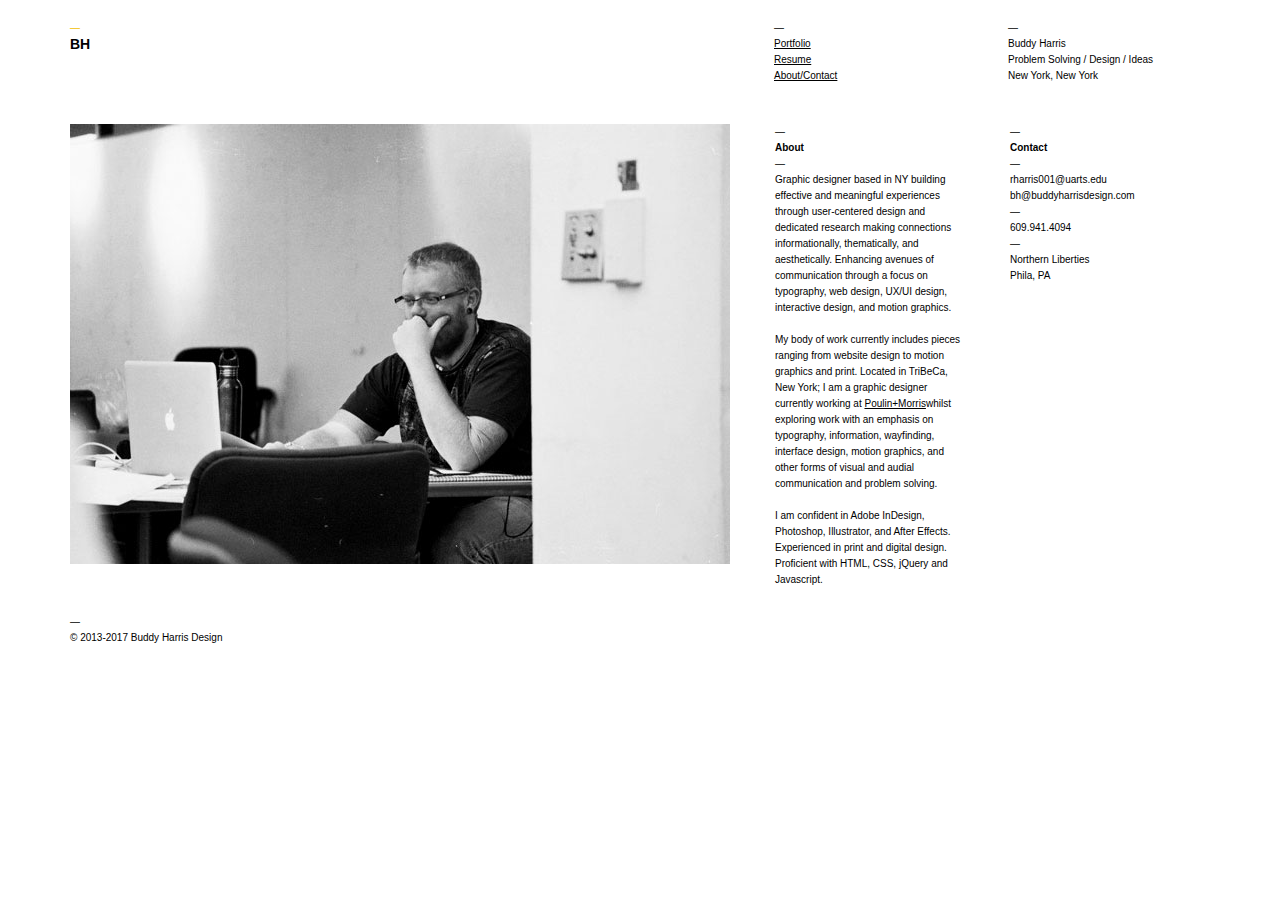
<file: about.html>
<!DOCTYPE html>
<html lang="en">
	<head>
		<meta charset="utf-8" /> 
		<title>
			Buddy Harris Design
		</title>
		<link rel="stylesheet" href="css/style.css"> <!-- <script src="js/function.js"></script> --> 
	</head>
	<body>
<!-- HEADER START -->
		<header>
			<div class="logo col one">
				<a style="text-decoration: none;" href="index.html" class="float-left">
				<p id="logoDash">
					&mdash;

				</p>
				<p id="logo">
					bh
				</p></a>
				<p>
					<span class="ir">
						Buddy Harris | New York-based Information Designer
					</span>
				</p>
		</div>
		<div class="fixed">
			<nav class="col one nav first">
				&mdash; 
				<ul class="clearfix">
					<li>
						<a class="portGrid" href="index.html">
							Portfolio
						</a>
					</li>
					<li>
						<a class="resume" href="resume.pdf">
							Resume
						</a>
					</li>
					<li>
						<a class="about" href="about.html">
							About/Contact
						</a>
					</li>
					
				</ul>
			</nav>
			<aside class="col one last charm">
				<p>
					&mdash;<br /> Buddy Harris<br /> Problem Solving / Design / Ideas<br /> New York, New York
				</p>
			</aside>
	</header>
<!-- HEADER END -->


<!-- PORTFOLIO GRID BEGIN -->
	<div class="container">
		<div class="piece content grid work clearfix">
			<div class="obj1">
				<div class="portIMGcontain">
					<img style="border: none;" src="img/about.jpg">
				</div>

				<div class="textDesc">
					<p>
						&mdash;<br /> 
						<strong>
							About
						</strong>
						<br /> &mdash;<br />Graphic designer based in NY building effective and meaningful experiences through user-centered design and dedicated research making connections informationally, thematically, and aesthetically. Enhancing avenues of communication through a focus on typography, web design, UX/UI design, interactive design, and motion graphics.<br><br>My body of work currently includes pieces ranging from website design to motion graphics and print. Located in TriBeCa, New York; I am a graphic designer currently working at <a href="http://www.poulinmorris.com">Poulin+Morris</a>whilst exploring work with an emphasis on typography, information, wayfinding, interface design, motion graphics, and other forms of visual and audial communication and problem solving.
<br><br>I am confident in Adobe InDesign, Photoshop, Illustrator, and After Effects. Experienced in print and digital design. Proficient with HTML, CSS, jQuery and Javascript.</p>
					<p style="margin-right: 0px;">
						&mdash;<br /><strong>Contact</strong><br />&mdash;<br />
						rharris001@uarts.edu<br>bh@buddyharrisdesign.com<br>&mdash;<br /> 609.941.4094<br>&mdash;<br> Northern Liberties<br>Phila, PA
					</p>
				</div>
			</div><!-- CLOSE obj1 -->
			
			
		</div>
<!--CloseContent-->
	</div>
<!--CloseContainer-->
	<br class="clear"></br>
	<p>
		— </br> © 2013-2017 Buddy Harris Design 
	</p>
</body>
</html>
</file>
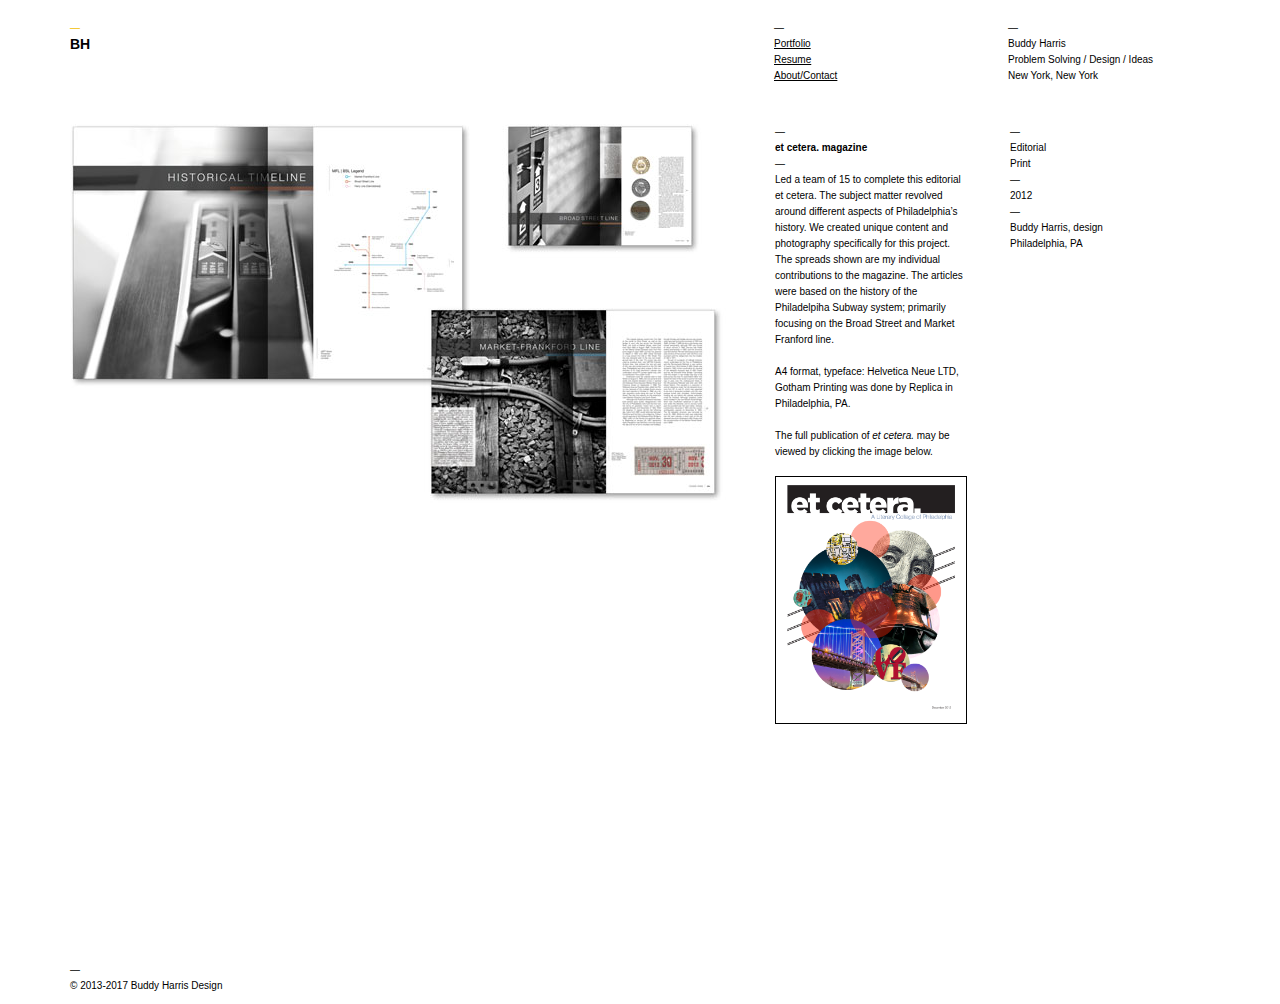
<file: grid1.html>
<!DOCTYPE html>
<html lang="en">
	<head>
		<meta charset="utf-8" /> 
		<title>
			Buddy Harris Design
		</title>
		<link rel="stylesheet" href="css/style.css"> <!-- <script src="js/function.js"></script> --> 
	</head>
	<body>
<!-- HEADER START -->
		<header>
			<div class="logo col one">
				<a style="text-decoration: none;" href="index.html" class="float-left">
				<p id="logoDash">
					&mdash;

				</p>
				<p id="logo">
					bh
				</p></a>
				<p>
					<span class="ir">
						Buddy Harris | New York-based Information Designer
					</span>
				</p>
		</div>
		<div class="fixed">
			<nav class="col one nav first">
				&mdash; 
				<ul class="clearfix">
					<li>
						<a class="portGrid" href="index.html">
							Portfolio
						</a>
					</li>
					<li>
						<a class="resume" href="resume.pdf">
							Resume
						</a>
					</li>
					<li>
						<a class="about" href="about.html">
							About/Contact
						</a>
					</li>
					
				</ul>
			</nav>
			<aside class="col one last charm">
				<p>
					&mdash;<br /> Buddy Harris<br /> Problem Solving / Design / Ideas<br /> New York, New York
				</p>
			</aside>
			</div>
	</header>
<!-- HEADER END -->


<!-- PORTFOLIO GRID BEGIN -->
	<div class="container">
		<div class="piece content grid work clearfix">
			<div class="obj1">
				<div class="portIMGcontain">
					<img style="border: none;" src="img/etc1.jpg" alt="Image of sample spreads from my contribution to the magazine.">
					<div data-configid="6059956/4608837" style="width: 660px; height: 427px;" class="issuuembed"></div><script type="text/javascript" src="//e.issuu.com/embed.js" async="true"></script>
				</div>
				<div class="textDesc">
					<p>
						&mdash;<br /> 
						<strong>
							et cetera. magazine
						</strong>
						<br /> &mdash;<br /> Led a team of 15 to complete this editorial et cetera. The subject matter revolved around different aspects of Philadelphia’s history. We created unique content and photography specifically for this project. The spreads shown are my individual contributions to the magazine. The articles were based on the history of the Philadelpiha Subway system; primarily focusing on the Broad Street and Market Franford line.
<br><br>
A4 format, typeface: Helvetica Neue LTD, Gotham 
Printing was done by Replica in Philadelphia, PA.<br><br>
The full publication of <em>et cetera.</em> may be viewed by clicking the image below.<a href="http://issuu.com/nashkell/docs/compile_1small?e=6059956/4644549"><img src="img/etc1.png" alt="Front cover of et cetera. Magazine."></a> </p>
					<p style="margin-right: 0px;">
						&mdash;<br /> Editorial<br>Print
						<br />&mdash;<br />
						2012<br />&mdash;<br /> Buddy Harris, design<br /> 
						Philadelphia, PA
					</p>
				</div>
			</div><!-- CLOSE obj1 -->
			
			
		</div>
<!--CloseContent-->
	</div>
<!--CloseContainer-->
	<br class="clear"><br>
	<p>
		— <br> © 2013-2017 Buddy Harris Design 
	</p>
</body>
</html>
</file>
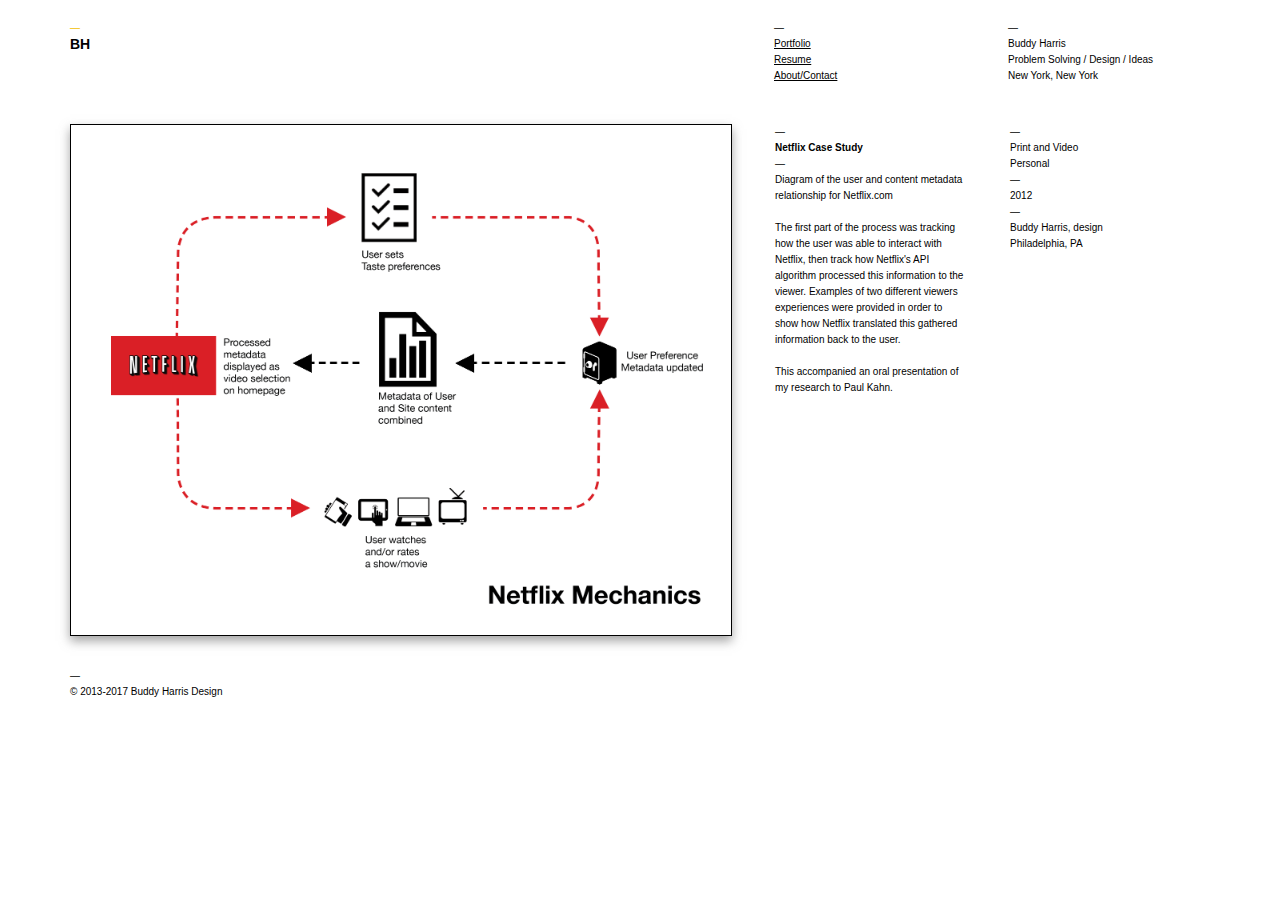
<file: grid10.html>
<!DOCTYPE html>
<html lang="en">
	<head>
		<meta charset="utf-8" /> 
		<title>
			Buddy Harris Design
		</title>
		<link rel="stylesheet" href="css/style.css"> <!-- <script src="js/function.js"></script> --> 
	</head>
	<body>
<!-- HEADER START -->
		<header>
			<div class="logo col one">
				<a style="text-decoration: none;" href="index.html" class="float-left">
				<p id="logoDash">
					&mdash;

				</p>
				<p id="logo">
					bh
				</p></a>
				<p>
					<span class="ir">
						Buddy Harris | New York-based Information Designer
					</span>
				</p>
		</div>
		<div class="fixed">
			<nav class="col one nav first">
				&mdash; 
				<ul class="clearfix">
					<li>
						<a class="portGrid" href="index.html">
							Portfolio
						</a>
					</li>
					<li>
						<a class="resume" href="resume.pdf">
							Resume
						</a>
					</li>
					<li>
						<a class="about" href="about.html">
							About/Contact
						</a>
					</li>
					
				</ul>
			</nav>
			<aside class="col one last charm">
				<p>
					&mdash;<br /> Buddy Harris<br /> Problem Solving / Design / Ideas<br /> New York, New York
				</p>
			</aside>
	</header>
<!-- HEADER END -->


<!-- PORTFOLIO GRID BEGIN -->
	<div class="container">
		<div class="piece content grid work clearfix">
			<div class="obj1">
				<div class="portIMGcontain">
					<img style="box-shadow: 0 5px 10px 0 rgba(140,140,140,.8);" src="img/netflix1.png">
				</div>
				<div class="textDesc">
					<p>
						&mdash;<br /> 
						<strong>
							Netflix Case Study
						</strong>
						<br /> &mdash;<br />Diagram of the user and content metadata relationship for Netflix.com<br> <br>The first part of the process was tracking how the user was able to interact with Netflix, then track how Netflix's API algorithm processed this information to the viewer. Examples of two different viewers experiences were provided in order to show how Netflix translated this gathered information back to the user.<br><br> This accompanied an oral presentation of my research to Paul Kahn.</p>
					<p style="margin-right: 0px;">
						&mdash;<br />Print and Video<br />
						Personal<br />&mdash;<br />
						2012<br />&mdash;<br /> Buddy Harris, design<br /> 
						Philadelphia, PA
					</p>
				</div>
			</div><!-- CLOSE obj1 -->
			
			
		</div>
<!--CloseContent-->
	</div>
<!--CloseContainer-->
	<br class="clear"></br>
	<p>
		— </br> © 2013-2017 Buddy Harris Design 
	</p>
</body>
</html>
</file>
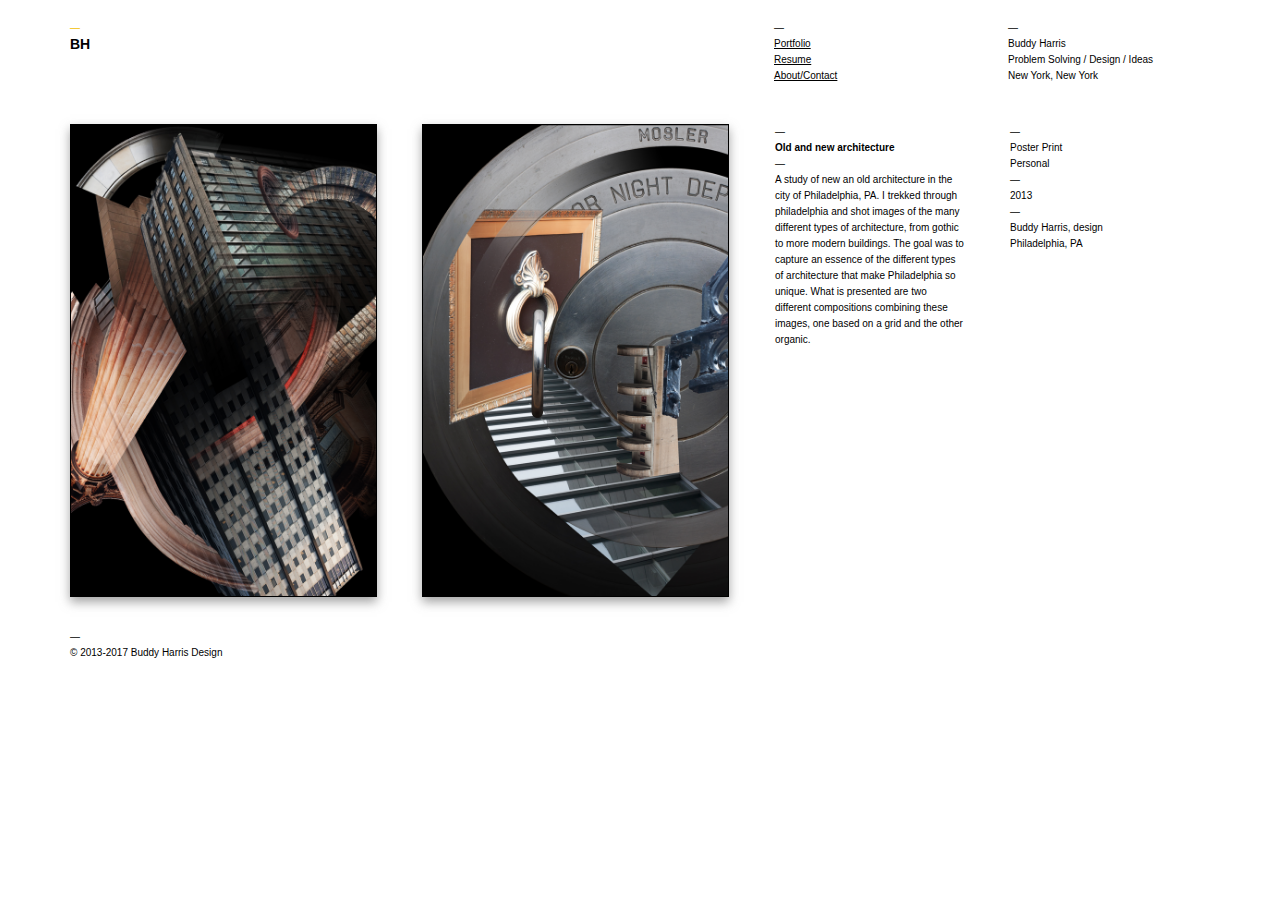
<file: grid2.html>
<!DOCTYPE html>
<html lang="en">
	<head>
		<meta charset="utf-8" /> 
		<title>
			Buddy Harris Design
		</title>
		<link rel="stylesheet" href="css/style.css"> <!-- <script src="js/function.js"></script> --> 
	</head>
	<body>
<!-- HEADER START -->
		<header>
			<div class="logo col one">
				<a style="text-decoration: none;" href="index.html" class="float-left">
				<p id="logoDash">
					&mdash;

				</p>
				<p id="logo">
					bh
				</p></a>
				<p>
					<span class="ir">
						Buddy Harris | New York-based Information Designer
					</span>
				</p>
		</div>
		<div class="fixed">
			<nav class="col one nav first">
				&mdash; 
				<ul class="clearfix">
					<li>
						<a class="portGrid" href="index.html">
							Portfolio
						</a>
					</li>
					<li>
						<a class="resume" href="resume.pdf">
							Resume
						</a>
					</li>
					<li>
						<a class="about" href="about.html">
							About/Contact
						</a>
					</li>
					
				</ul>
			</nav>
			<aside class="col one last charm">
				<p>
					&mdash;<br /> Buddy Harris<br /> Problem Solving / Design / Ideas<br /> New York, New York
				</p>
			</aside>
			</div>
	</header>
<!-- HEADER END -->


<!-- PORTFOLIO GRID BEGIN -->
	<div class="container">
		<div class="piece content grid work clearfix">
			<div class="obj1">
				<div class="portIMGcontain">
					<img style="width: 305px; margin-right:42px; box-shadow: 0 5px 10px 0 rgba(140,140,140,.8);" src="img/archit1.png" alt="Gridded image of Philadelphia Architecture.">
					<img style="width: 305px; box-shadow: 0 5px 10px 0 rgba(140,140,140,.8);" src="img/archit2.png" alt="Organic image of Philadelphia Architecture.">
				</div>
				<div class="textDesc">
					<p>
						&mdash;<br /> 
						<strong>
							Old and new architecture
						</strong>
						<br /> &mdash;<br /> A study of new an old architecture in the city of Philadelphia, PA. I trekked through philadelphia and shot images of the many different types of architecture, from gothic to more modern buildings. The goal was to capture an essence of the different types of architecture that make Philadelphia so unique. What is presented are two different compositions combining these images, one based on a grid and the other organic.</p>
					<p style="margin-right: 0px;">
						&mdash;<br /> Poster Print<br />
						Personal<br />&mdash;<br />
						2013<br />&mdash;<br /> Buddy Harris, design<br /> 
						Philadelphia, PA
					</p>
				</div>
			</div><!-- CLOSE obj1 -->
			
			
		</div>
<!--CloseContent-->
	</div>
<!--CloseContainer-->
	<br class="clear"><br>
	<p>
		— <br> © 2013-2017 Buddy Harris Design 
	</p>
</body>
</html>
</file>
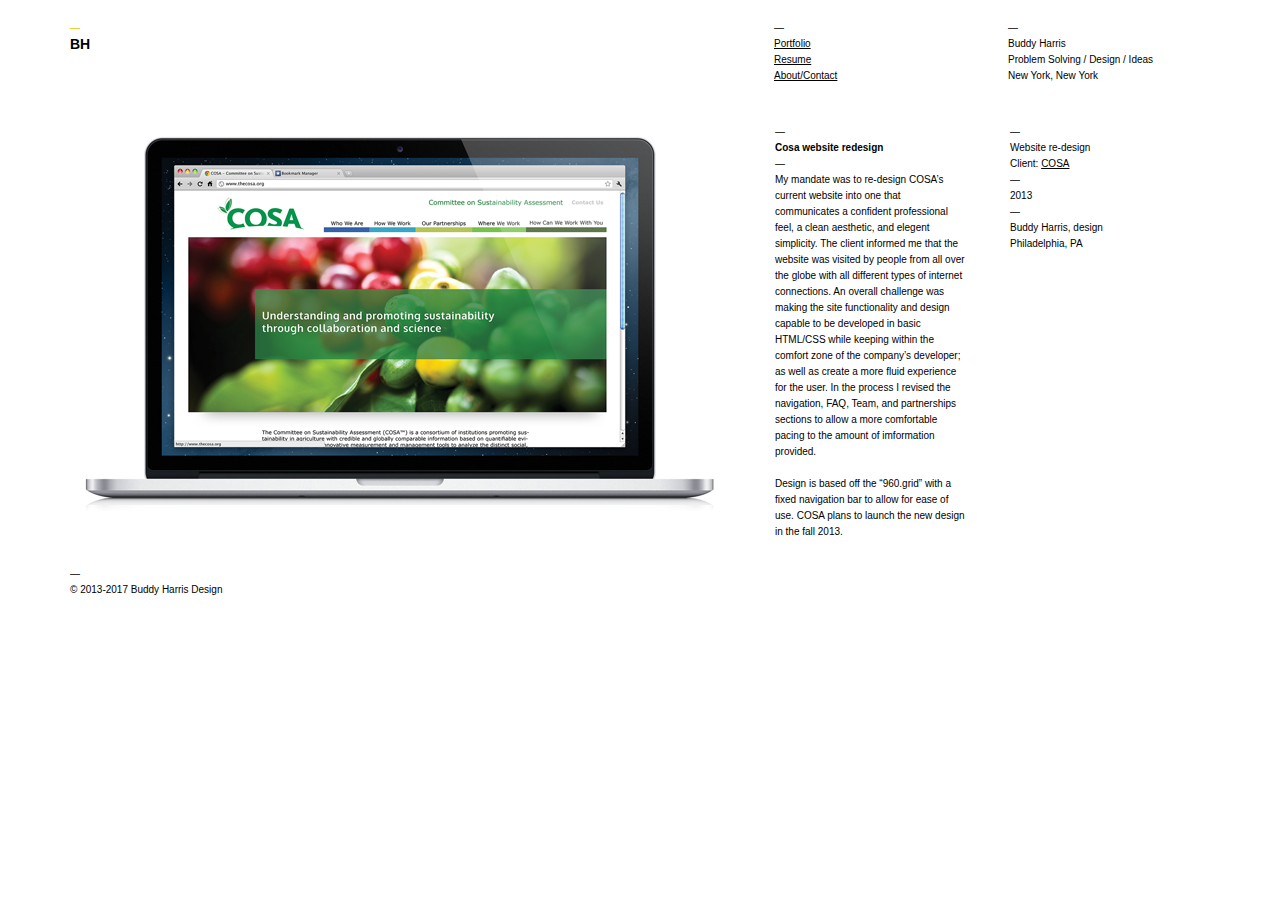
<file: grid4.html>
<!DOCTYPE html>
<html lang="en">
	<head>
		<meta charset="utf-8" /> 
		<title>
			Buddy Harris Design
		</title>
		<link rel="stylesheet" href="css/style.css"> <!-- <script src="js/function.js"></script> --> 
	</head>
	<body>
<!-- HEADER START -->
		<header>
			<div class="logo col one">
				<a style="text-decoration: none;" href="index.html" class="float-left">
				<p id="logoDash">
					&mdash;

				</p>
				<p id="logo">
					bh
				</p></a>
				<p>
					<span class="ir">
						Buddy Harris | New York-based Information Designer
					</span>
				</p>
		</div>
		<div class="fixed">
			<nav class="col one nav first">
				&mdash; 
				<ul class="clearfix">
					<li>
						<a class="portGrid" href="index.html">
							Portfolio
						</a>
					</li>
					<li>
						<a class="resume" href="resume.pdf">
							Resume
						</a>
					</li>
					<li>
						<a class="about" href="about.html">
							About/Contact
						</a>
					</li>
					
				</ul>
			</nav>
			<aside class="col one last charm">
				<p>
					&mdash;<br /> Buddy Harris<br /> Problem Solving / Design / Ideas<br /> New York, New York
				</p>
			</aside>
			</div>
	</header>
<!-- HEADER END -->


<!-- PORTFOLIO GRID BEGIN -->
	<div class="container">
		<div class="piece content grid work clearfix">
			<div class="obj1">
				<div class="portIMGcontain">
					<img style="
					border: none;" src="img/cosa1.png" alt="Macbook pro displaying homepage of the proposed COSA website.">
				</div>
				<div class="textDesc">
					<p>
						&mdash;<br /> 
						<strong>
							Cosa website redesign
						</strong>
						<br /> &mdash;<br />My mandate was to re-design COSA’s current website into one that communicates a confident professional feel, a clean aesthetic, and elegent simplicity. The client informed me that the website was visited by people from all over the globe with all different types of internet connections. An overall challenge was making the site functionality and design capable to be developed in basic HTML/CSS while keeping within the comfort zone of the company’s developer; as well as create a more fluid experience for the user. In the process I revised the navigation, FAQ, Team, and partnerships sections to allow a more comfortable pacing to the amount of imformation provided.<br> <br>Design is based off the “960.grid” with a fixed navigation bar to allow for ease of use. COSA plans to launch the new design in the fall 2013.</p>
					<p style="margin-right: 0px;">
						&mdash;<br />Website re-design<br />
						Client: <a href="http://www.thecosa.org">COSA</a><br />&mdash;<br />
						2013<br />&mdash;<br /> Buddy Harris, design<br /> 
						Philadelphia, PA
					</p>
				</div>
			</div><!-- CLOSE obj1 -->
			
			
		</div>
<!--CloseContent-->
	</div>
<!--CloseContainer-->
	<br class="clear"><br>
	<p>
		— <br> © 2013-2017 Buddy Harris Design 
	</p>
</body>
</html>
</file>
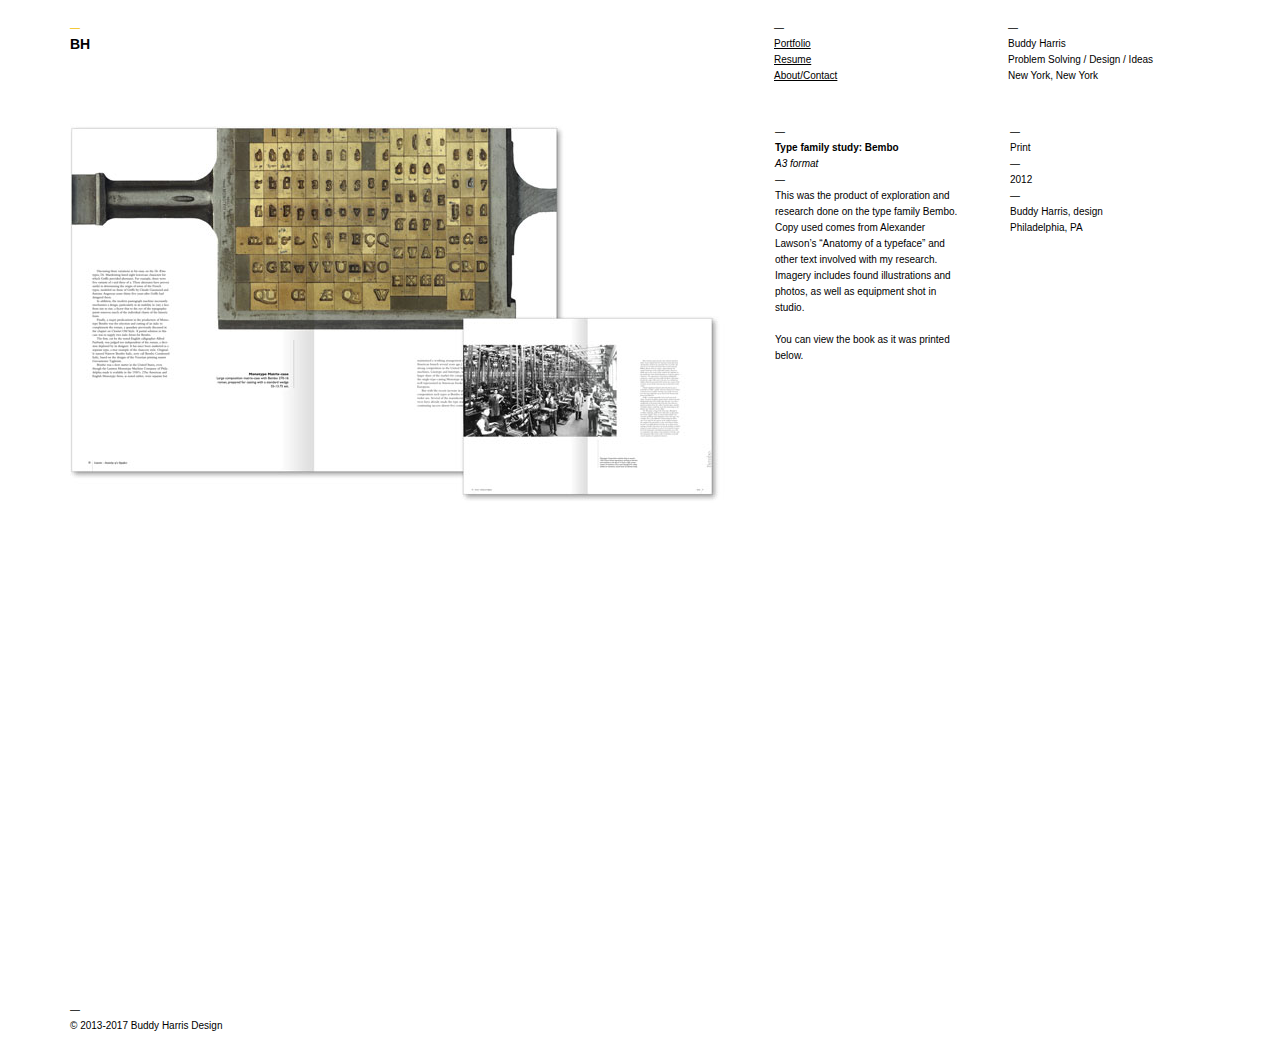
<file: grid5.html>
<!DOCTYPE html>
<html lang="en">
	<head>
		<meta charset="utf-8" /> 
		<title>
			Buddy Harris Design
		</title>
		<link rel="stylesheet" href="css/style.css"> <!-- <script src="js/function.js"></script> --> 
	</head>
	<body>
<!-- HEADER START -->
		<header>
			<div class="logo col one">
				<a style="text-decoration: none;" href="index.html" class="float-left">
				<p id="logoDash">
					&mdash;

				</p>
				<p id="logo">
					bh
				</p></a>
				<p>
					<span class="ir">
						Buddy Harris | New York-based Information Designer
					</span>
				</p>
		</div>
		<div class="fixed">
			<nav class="col one nav first">
				&mdash; 
				<ul class="clearfix">
					<li>
						<a class="portGrid" href="index.html">
							Portfolio
						</a>
					</li>
					<li>
						<a class="resume" href="resume.pdf">
							Resume
						</a>
					</li>
					<li>
						<a class="about" href="about.html">
							About/Contact
						</a>
					</li>
					
				</ul>
			</nav>
			<aside class="col one last charm">
				<p>
					&mdash;<br /> Buddy Harris<br /> Problem Solving / Design / Ideas<br /> New York, New York
				</p>
			</aside>
			</div>
	</header>
<!-- HEADER END -->


<!-- PORTFOLIO GRID BEGIN -->
	<div class="container">
		<div class="piece content grid work clearfix">
			<div class="obj1">
				<div class="portIMGcontain">
					<img style="border: none;" src="img/bembo2.jpg" alt="Spread examples from A3 Type family study: Bembo.">
					<div data-configid="6059956/4641454" style="width: 660px; height: 467px;" class="issuuembed"></div><script type="text/javascript" src="//e.issuu.com/embed.js" async="true"></script>
				</div>
				<div class="textDesc">
					<p>
						&mdash;<br /> 
						<strong>
							Type family study: Bembo
						</strong><br><em>A3 format</em>
						<br /> &mdash;<br />This was the product of exploration and research done on the type family Bembo. Copy used comes from Alexander Lawson’s “Anatomy of a typeface” and other text involved with my research. Imagery includes found illustrations and photos, as well as equipment shot in studio. <br><br> You can view the book as it was printed below.
</p>
					<p style="margin-right: 0px;">
						&mdash;<br />Print<br />&mdash;<br />
						2012<br />&mdash;<br /> Buddy Harris, design<br /> 
						Philadelphia, PA
					</p>
				</div>
			</div><!-- CLOSE obj1 -->
			
			
		</div>
<!--CloseContent-->
	</div>
<!--CloseContainer-->
	<br class="clear"><br>
	<p>
		— <br> © 2013-2017 Buddy Harris Design 
	</p>
</body>
</html>
</file>
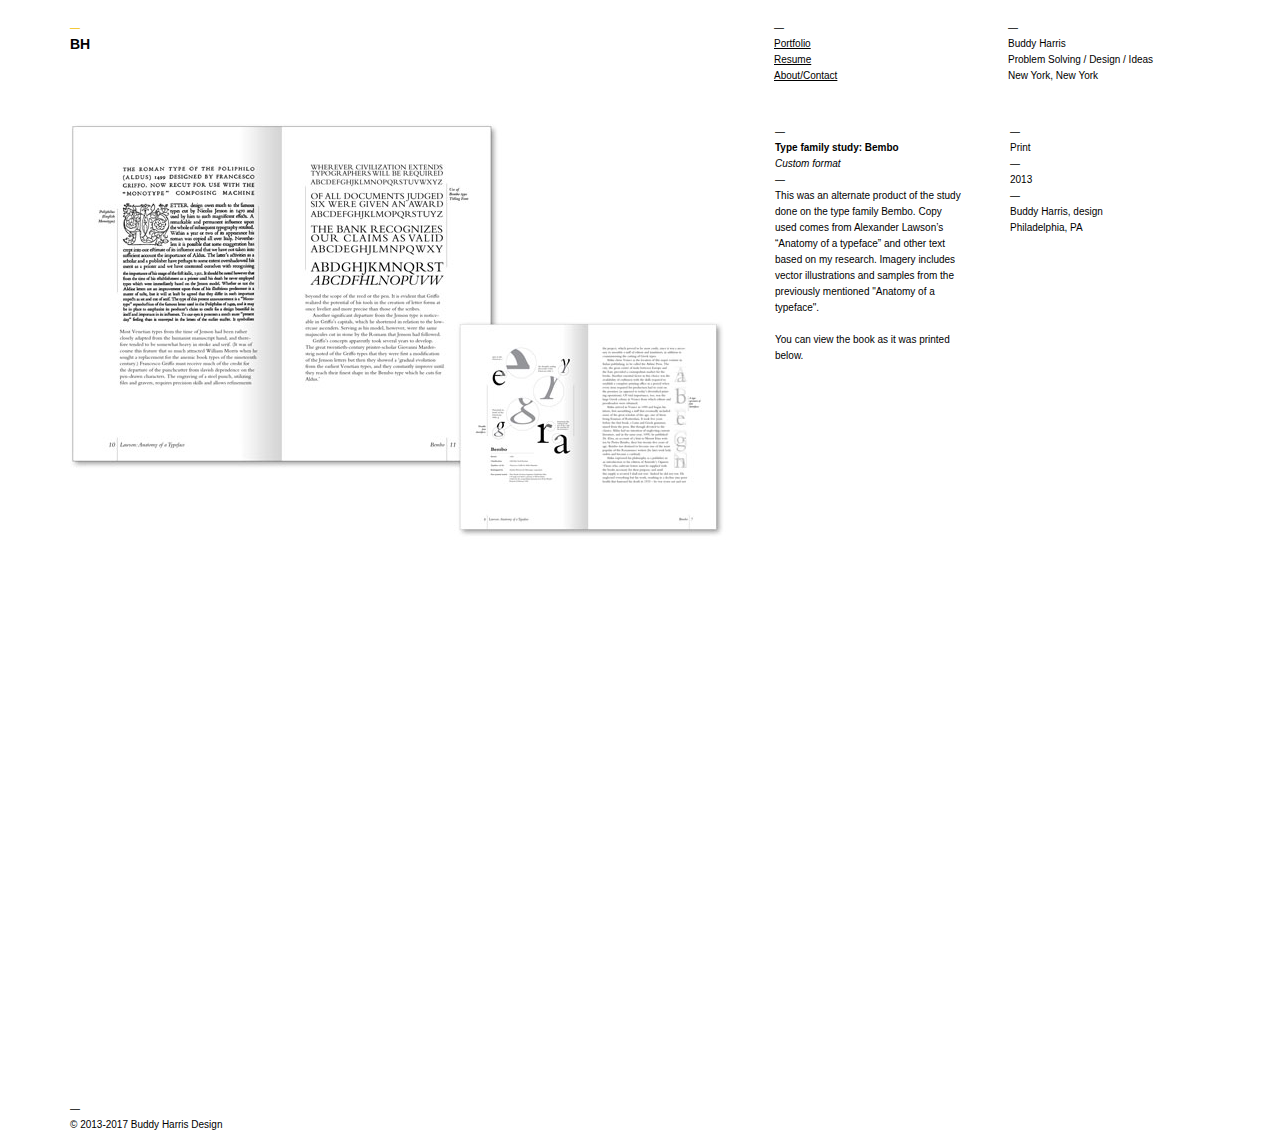
<file: grid6.html>
<!DOCTYPE html>
<html lang="en">
	<head>
		<meta charset="utf-8" /> 
		<title>
			Buddy Harris Design
		</title>
		<link rel="stylesheet" href="css/style.css"> <!-- <script src="js/function.js"></script> --> 
	</head>
	<body>
<!-- HEADER START -->
		<header>
			<div class="logo col one">
				<a style="text-decoration: none;" href="index.html" class="float-left">
				<p id="logoDash">
					&mdash;

				</p>
				<p id="logo">
					bh
				</p></a>
				<p>
					<span class="ir">
						Buddy Harris | New York-based Information Designer
					</span>
				</p>
		</div>
		<div class="fixed">
			<nav class="col one nav first">
				&mdash; 
				<ul class="clearfix">
					<li>
						<a class="portGrid" href="index.html">
							Portfolio
						</a>
					</li>
					<li>
						<a class="resume" href="resume.pdf">
							Resume
						</a>
					</li>
					<li>
						<a class="about" href="about.html">
							About/Contact
						</a>
					</li>
					
				</ul>
			</nav>
			<aside class="col one last charm">
				<p>
					&mdash;<br /> Buddy Harris<br /> Problem Solving / Design / Ideas<br /> New York, New York
				</p>
			</aside>
			</div>
	</header>
<!-- HEADER END -->


<!-- PORTFOLIO GRID BEGIN -->
	<div class="container">
		<div class="piece content grid work clearfix">
			<div class="obj1">
				<div class="portIMGcontain">
					<img style="border: none;" src="img/bemboSMALL2.jpg" alt="Spread examples from Type family study: Bembo.">
					<!-- <img src="img/cosa1.png"> -->
					<div data-configid="6059956/4643566" style="width: 660px; height: 528px;" class="issuuembed"></div><script type="text/javascript" src="//e.issuu.com/embed.js" async="true"></script>
				</div>
				<div class="textDesc">
					<p>
						&mdash;<br /> 
						<strong>
							Type family study: Bembo
						</strong><br><em>Custom format</em>
						<br /> &mdash;<br />This was an alternate product of the study done on the type family Bembo. Copy used comes from Alexander Lawson’s “Anatomy of a typeface” and other text based on my research. Imagery includes vector illustrations and samples from the previously mentioned "Anatomy of a typeface". <br><br> You can view the book as it was printed below.</p>
					<p style="margin-right: 0px;">
						&mdash;<br />Print<br />&mdash;<br />
						2013<br />&mdash;<br /> Buddy Harris, design<br /> 
						Philadelphia, PA
					</p>
				</div>
			</div><!-- CLOSE obj1 -->
			
			
		</div>
<!--CloseContent-->
	</div>
<!--CloseContainer-->
	<br class="clear"><br>
	<p>
		— <br> © 2013-2017 Buddy Harris Design 
	</p>
</body>
</html>
</file>
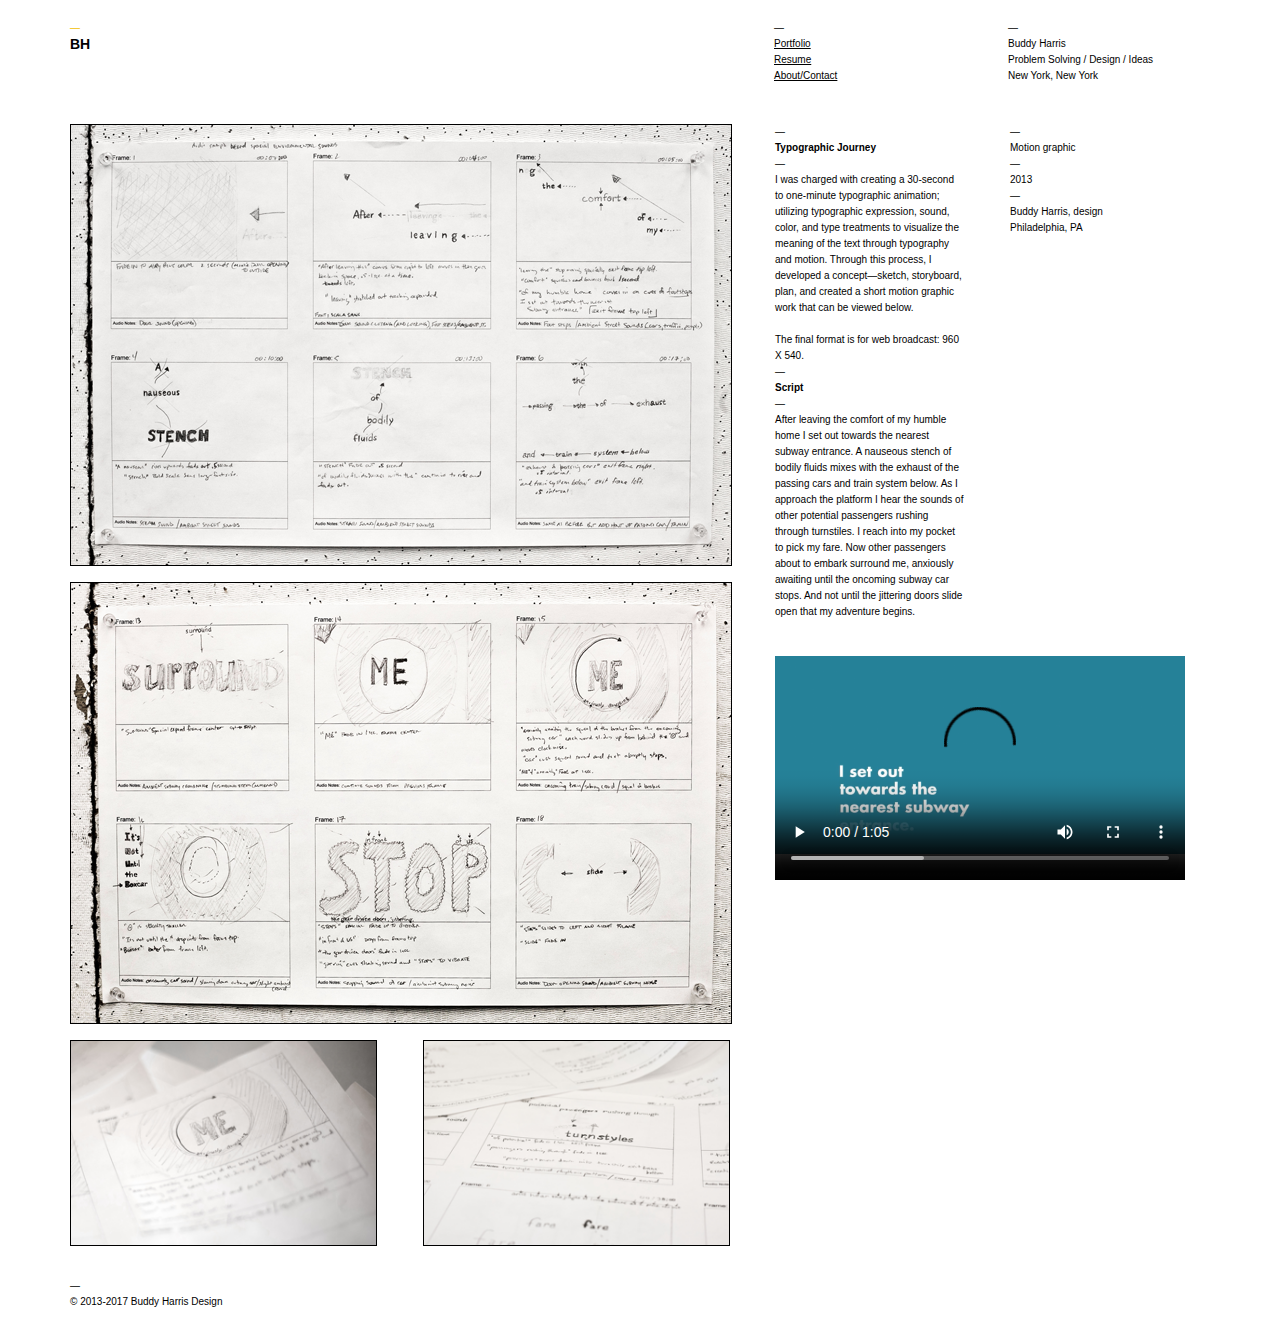
<file: grid7.html>
<!DOCTYPE html>
<html lang="en">
	<head>
		<meta charset="utf-8" /> 
		<title>
			Buddy Harris Design
		</title>
		<link rel="stylesheet" href="css/style.css"> <!-- <script src="js/function.js"></script> --> 
	</head>
	<body>
<!-- HEADER START -->
		<header>
			<div class="logo col one">
				<a style="text-decoration: none;" href="index.html" class="float-left">
				<p id="logoDash">
					&mdash;

				</p>
				<p id="logo">
					bh
				</p></a>
				<p>
					<span class="ir">
						Buddy Harris | New York-based Information Designer
					</span>
				</p>
		</div>
		<div class="fixed">
			<nav class="col one nav first">
				&mdash; 
				<ul class="clearfix">
					<li>
						<a class="portGrid" href="index.html">
							Portfolio
						</a>
					</li>
					<li>
						<a class="resume" href="resume.pdf">
							Resume
						</a>
					</li>
					<li>
						<a class="about" href="about.html">
							About/Contact
						</a>
					</li>
					
				</ul>
			</nav>
			<aside class="col one last charm">
				<p>
					&mdash;<br /> Buddy Harris<br /> Problem Solving / Design / Ideas<br /> New York, New York
				</p>
			</aside>
			</div>
	</header>
<!-- HEADER END -->


<!-- PORTFOLIO GRID BEGIN -->
	<div class="container">
		<div class="piece content grid work clearfix">
			<div class="obj1">
				<div class="portIMGcontain">
					<img src="img/tj1a.png" alt="Storyboard sketch 1">
					<img src="img/tj2a.png" alt="Storyboard sketch 2">
					<img style="width: 305px; float: left; margin-right: 46px;" src="img/tj3b.png" alt="Storyboard sketch 3">
					<img style="width: 305px; float: left;" src="img/tj4b.png" alt="Storyboard sketch 4">
				</div>
				<div class="textDesc">
					<p>
						&mdash;<br /> 
						<strong>
							Typographic Journey
						</strong>
						<br /> &mdash;<br />I was charged with creating a 30-second to one-minute typographic animation; utilizing typographic expression, sound, color, and type treatments to visualize the meaning of the text through typography and motion. Through this process, I developed a concept—sketch, storyboard, plan, and created a short motion graphic work that can be viewed below.<br><br> The final format is for web broadcast: 960 X 540.<br>&mdash;<br /> 
						<strong>
							Script
						</strong>
						<br /> &mdash;<br />After leaving the comfort of my humble home I set out towards the nearest subway entrance. A nauseous stench of bodily fluids mixes with the exhaust of the passing cars and train system below. As I approach the platform I hear the sounds of other potential passengers rushing through turnstiles. I reach into my pocket to pick my fare. Now other passengers about to embark surround me, anxiously awaiting until the oncoming subway car stops. And not until the jittering doors slide open that my adventure begins.</p>
					<p style="margin-right: 0px;">
						&mdash;<br />Motion graphic<br />&mdash;<br />
						2013<br />&mdash;<br /> Buddy Harris, design<br /> 
						Philadelphia, PA
					</p>
					<video width="410" height="250" controls poster="img/top5b.png">
  <source src="video/typeJourney.mp4" type="video/mp4">
  <source src="movie.ogg" type="video/ogg">
Your browser does not support the video tag.
</video>
				</div>
			</div><!-- CLOSE obj1 -->
			
			
		</div>
<!--CloseContent-->
	</div>
<!--CloseContainer-->
	<br class="clear"><br>
	<p>
		— <br> © 2013-2017 Buddy Harris Design 
	</p>
</body>
</html>
</file>
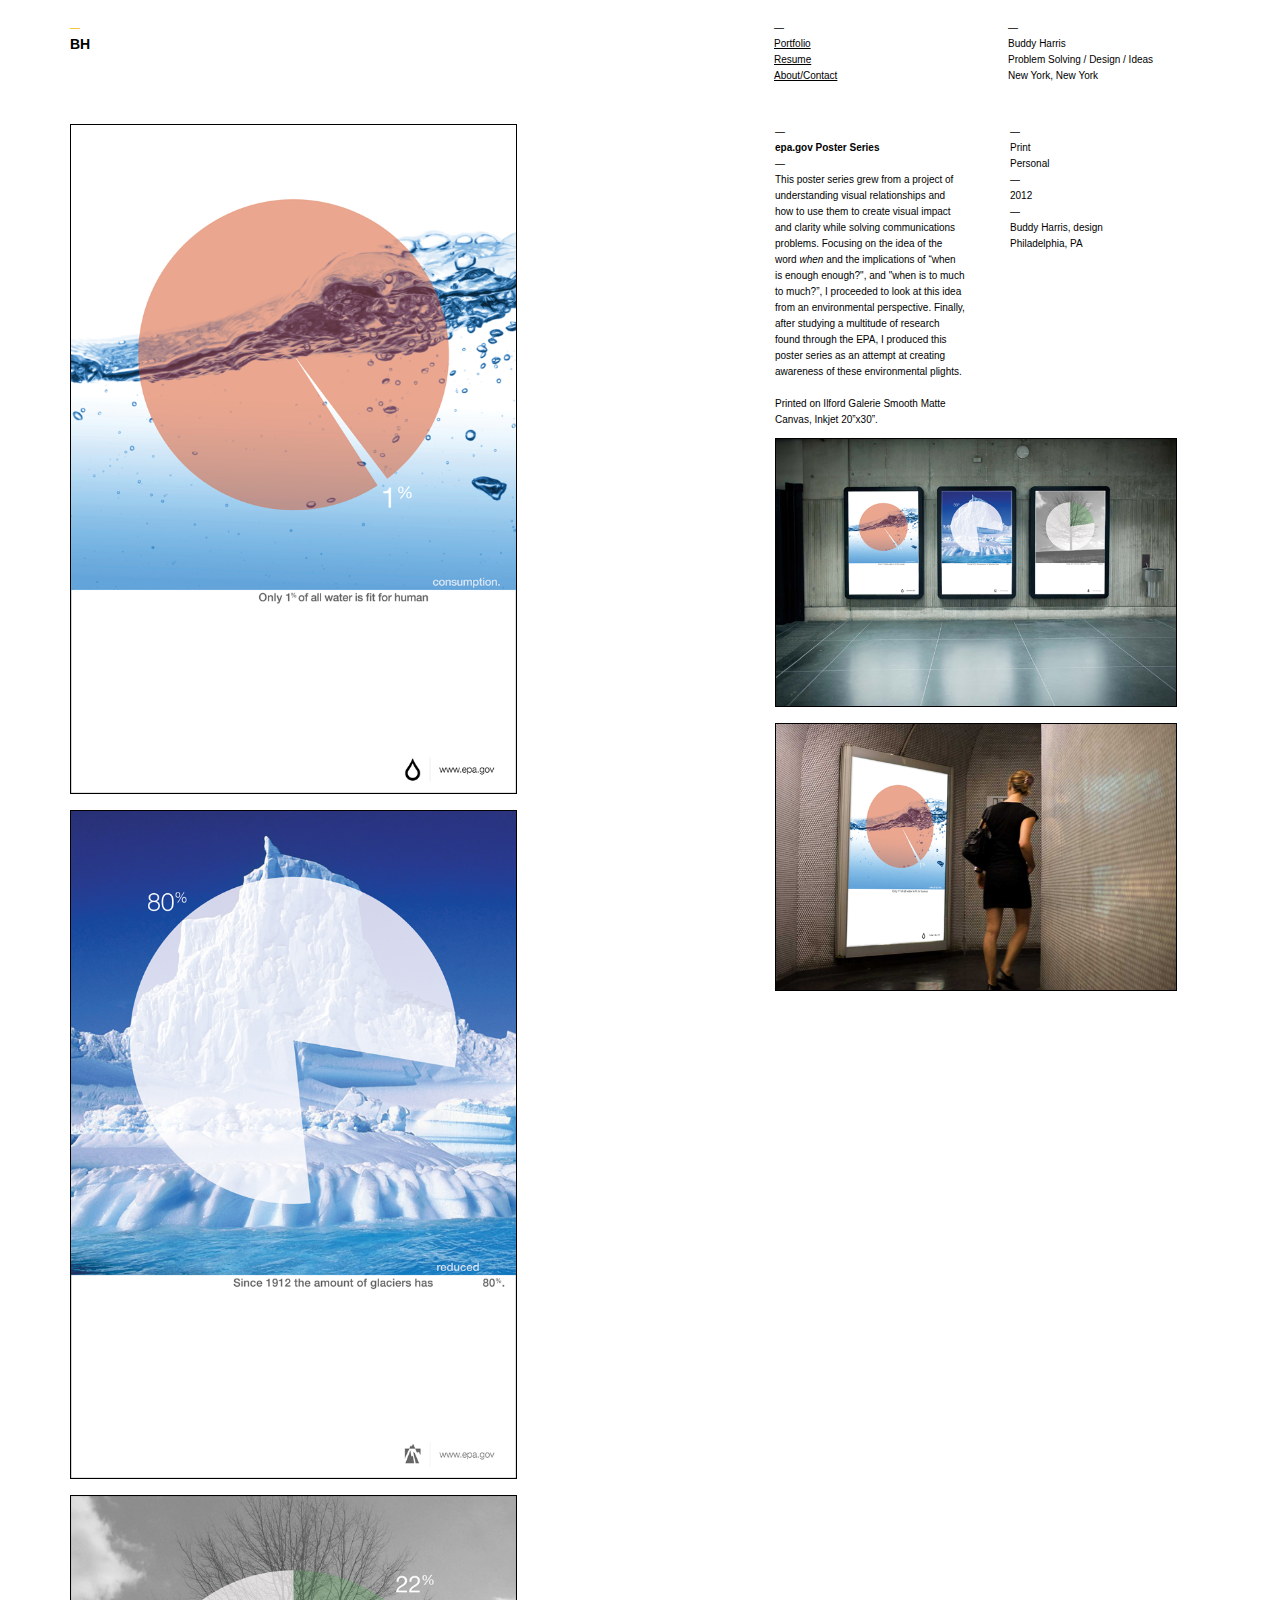
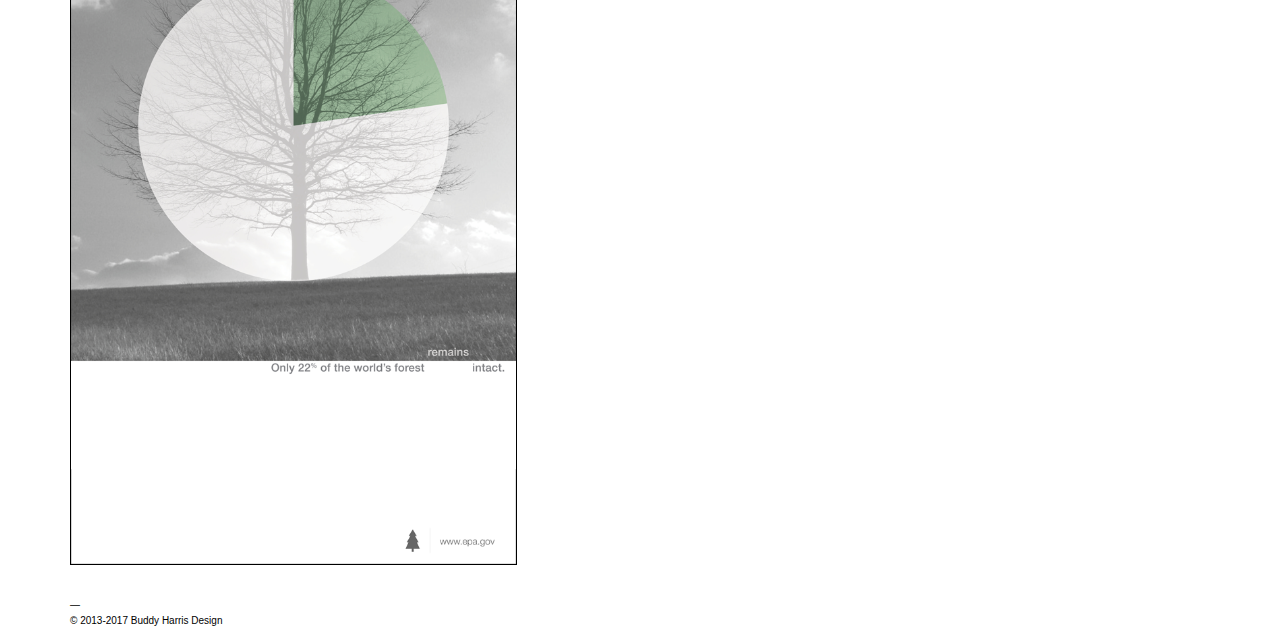
<file: grid8.html>
<!DOCTYPE html>
<html lang="en">
	<head>
		<meta charset="utf-8" /> 
		<title>
			Buddy Harris Design
		</title>
		<link rel="stylesheet" href="css/style.css"> <!-- <script src="js/function.js"></script> --> 
	</head>
	<body>
<!-- HEADER START -->
		<header>
			<div class="logo col one">
				<a style="text-decoration: none;" href="index.html" class="float-left">
				<p id="logoDash">
					&mdash;

				</p>
				<p id="logo">
					bh
				</p></a>
				<p>
					<span class="ir">
						Buddy Harris | New York-based Information Designer
					</span>
				</p>
		</div>
		<div class="fixed">
			<nav class="col one nav first">
				&mdash; 
				<ul class="clearfix">
					<li>
						<a class="portGrid" href="index.html">
							Portfolio
						</a>
					</li>
					<li>
						<a class="resume" href="resume.pdf">
							Resume
						</a>
					</li>
					<li>
						<a class="about" href="about.html">
							About/Contact
						</a>
					</li>
					
				</ul>
			</nav>
			<aside class="col one last charm">
				<p>
					&mdash;<br /> Buddy Harris<br /> Problem Solving / Design / Ideas<br /> New York, New York
				</p>
			</aside>
	</header>
<!-- HEADER END -->


<!-- PORTFOLIO GRID BEGIN -->
	<div class="container">
		<div class="piece content grid work clearfix">
			<div class="obj1">
				<div class="portIMGcontain">
					<!-- 
<img src="img/poster1.png">
					<img src="img/poster2.png">
 -->
					<img src="img/poster4.png" style="width:445px;">
					<img src="img/poster5.png" style="width:445px;">
					<img src="img/poster6.png" style="width:445px;">
				</div>
				<div class="textDesc">
					<p>
						&mdash;<br /> 
						<strong>
							epa.gov Poster Series
						</strong>
						<br /> &mdash;<br />This poster series grew from a project of understanding visual relationships and how to use them to create visual impact and clarity while solving communications problems. Focusing on the idea of the word <em>when</em> and the implications of “when is enough enough?", and "when is to much to much?”, I proceeded to look at this idea from an environmental perspective. Finally, after studying a multitude of research found through the EPA, I produced this poster series as an attempt at creating awareness of these environmental plights.<br> <br> Printed on Ilford Galerie Smooth Matte Canvas, Inkjet 20”x30”.</p>
					<p style="margin-right: 0px;">
						&mdash;<br />Print<br />
						Personal<br />&mdash;<br />
						2012<br />&mdash;<br /> Buddy Harris, design<br /> 
						Philadelphia, PA
					</p>
				</div>
				<img style="margin-bottom: 16px; border: 1px solid black;float: left; width: 400px;" src="img/poster1.png" alt="Image of sample spreads from my contribution to the magazine.">
				<img style="border: 1px solid black;float: left; width: 400px;" src="img/poster2.png" alt="Image of sample spreads from my contribution to the magazine.">
			</div><!-- CLOSE obj1 -->
			
			
		</div>
<!--CloseContent-->
	</div>
<!--CloseContainer-->
	<br class="clear"></br>
	<p>
		— </br> © 2013-2017 Buddy Harris Design 
	</p>
</body>
</html>
</file>
<file: css/style.css>
header {
	width: 1140px;
	height: 84px;
	margin: 20px 0 20px 0;
	background-color: white;
/* 
	box-shadow: 0 5px 10px rgba(0, 0, 0, .2);
 */
}

header ul {
	list-style: none;
}

header ul li {
 	width: 187px;
 }
 
.fixed aside p{
 	margin-left: 26px;
 }

.special {
	font-size: 25px;
	font-variant: small-caps;
	float: left;
	height: 50px;
}

.special p {
	width: 190px;
	float: left;
	margin-right: 45px;
	line-height: 1;
	letter-spacing: 4px;
}

.top-container {
	width: 1140px;
	height: 550px;
	float: left;
	margin: 0 8px 24px 0;
}

.top-container img {
	position: absolute;
	width: 1140px;
	height: 550px;
	box-shadow: 0 5px 10px 0 rgba(140,140,140,.8);

}

.container {
	width: 1140px;
	float: left;
	margin-left: 8px;
}

.container p {
	margin-top: 8px;
/* 
	font-variant: small-caps;
 */
}

/* 
aside {
	float: left;
	width:135px;
	height: 600px;
	margin-right: 50px;
}
 */

.content {
	float: left;
}

.content .port {
	width: 190px;
	height: 300px;
	float: left;	
	margin: 0 45px 45px 0;
	background: url('test.png');
	box-shadow: 0 5px 10px 0 rgba(140,140,140,.8);
}
.content .port:nth-child(5) {
	margin-right: 0px;
}
.content .port:nth-child(10) {
	margin-right: 0px;
}

#overlay {
			position: absolute;
			z-index: 90;
			width: 100%;
			height: 100%;
			background: rgba(30,30,30,.5);
		}

.port {
	float: left;
}

.portIMGcontain {
	float: left;
	width: 660px;
	margin-right: 45px; 
}

.portIMGcontain img {
	margin-bottom: 16px;
	width: 660px;
	border: 1px solid black;
}

.textDesc {
	float: left;
	width: 435px;
/* uncomment to set as fixed
	margin-left: 624px;
	position: fixed;
 */
	margin-top: -8px;
}

.textDesc p {
	float: left;
	width: 190px;
	margin-right: 45px;
}

.textDesc p:last-child {
	margin-right: 0px;
}

.textDesc img {
	width: 190px;
	border: 1px solid black;
	margin-top: 16px;
}
.text {
    position: absolute;
    background-color:/* rgba(242,189,2,0.8); */ white;
    width: 190px;
    height: 300px;
    text-align: center;
    opacity: 0;
    -webkit-transition: all 0.5s ease;
    -moz-transition: all 0.5s ease;
    -o-transition: all 0.5s ease;
    transition: all 0.5s ease;
}
.text:hover {
    opacity:.8;
}

.text p {
	margin-top: 130px;
	font-size: 16px;
	color: black;
}


article, aside, details, figcaption, figure, footer, header, hgroup, nav, section { display: block; }
audio, canvas, video { display: inline-block; *display: inline; *zoom: 1; }

html { font-size: 100%; -webkit-text-size-adjust: 100%; -ms-text-size-adjust: 100%; }
html { font-family: Open Sans, sans-serif; color: #222; }
body { margin: 0; font-size: 1em; line-height: 1.4; }

::-moz-selection { background: #df5c3b; color: #fff; text-shadow: none; }
::selection { background: #df5c3b; color: #fff; text-shadow: none; }

a { color: #000; text-decoration: underline; }
a:visited { color: #000; }
a:hover { color: #df5c3b; }
a:focus { outline: thin dotted; }
a:hover, a:active { outline: 0; }

mark { background: #ff0; color: #000; font-style: italic; font-weight: bold; }

ul, ol { margin: 1em 0; padding: 0 0 0 40px; }
dd { margin: 0 0 0 40px; }

img { border: 0; -ms-interpolation-mode: bicubic; vertical-align: middle; }

button, input, select, textarea { font-size: 100%; margin: 0; vertical-align: baseline; *vertical-align: middle; }
button, input { line-height: normal; }
button, input[type="button"], input[type="reset"], input[type="submit"] { cursor: pointer; -webkit-appearance: button; *overflow: visible; }

input:valid, textarea:valid {  }
input:invalid, textarea:invalid { background-color: #f0dddd; }

table { border-collapse: collapse; border-spacing: 0; }
td { vertical-align: top; }

.chromeframe { margin: 0.2em 0; background: #ccc; color: black; padding: 0.2em 0; }

/*=======================================================
	`Base Styles
=======================================================*/
body{
	font: 10px/1.6 Open Sans, Helvetica, sans-serif;
	color: #000;
	width: 1140px;
	margin: 0 auto;
}
body > section{
	margin-bottom: 8px;
}
h1, h2, h3, h4, h5, h6, p, ul, li{
	margin-top: 0;
	margin-bottom: 1em;
	font-weight: normal;
	font-size: 1em;
}
ul, li{
	list-style: none;
	margin: 0;
	padding: 0;
	font-size: 1em;
}
.grid{
	width: 100%;
	margin-left: -8px;
}
.col{
	float: left;
	margin-left: 8px;
}
.one{
	width: 200px;;
}
.two{
	width: 410px
}
.three{
	width: 616px;
}
.four{
	width: 824px;
}
.first{
	margin-left: 0;
}
.inner{
	padding-right: 16px;
}

.logo {text-decoration: none; }
#logo:hover { cursor: pointer; }

#logo{
	margin-top: -20px;
	margin-left: -8px;
	font-variant: small-caps;
	font-weight: bold;
	font-size: 20px;
}

#logoDash {
	margin-left: -8px;
	color: rgb(242, 189, 2);
}
/* 
#masthead .nav{
	margin-left: 416px;
}
 */

.nav{
	margin-left: 496px;
}
/* 
#masthead .nav li a{
	display: block;
}
 */
.hero{
	margin-bottom: 8px !important;
	max-height: 516px;
	overflow: hidden;
}
.grid{
	z-index: 1;
}
.grid.work .one{
	margin-bottom: 8px;
	-webkit-transition: opacity 250ms;
	-moz-transition: opacity 250ms;
	-o-transition: opacity 250ms;
	transition: opacity 250ms;
}
.grid.work .one a{
	display: block;
	width: 200px;
	height: 145px;
	background-color: #eee;
	background-repeat: no-repeat;
	text-decoration: none;
}
.grid.work .overlay{
	width: 200px;
	height: 145px;
	background: #000;
}
.grid.work .overlay > div{
	display: table;
	width: 180px;
	height: 125px;
	text-align: center;
	padding: 10px;
}
.grid.work .work-info{
	width: 100%;
	height: 100%;
	display: table-cell;
	vertical-align: middle;
	color: #fff;
}

.single .fixed{
	position: fixed;
	width: 1040px;
	left: 50%;
	margin-left: -520px;
	z-index: 1;
}
.single .inbody .one{
	margin-top: -8px;
}
.single #masthead .fixed{
	top: 20px;
	right: 0;
}
.single #masthead .fixed .nav,
.single .fixed .project-info{
	margin-left: 624px;
}
/* 
.page #masthead{
	margin-bottom: 40px;
}
.home #masthead{
	margin-bottom: 0;
}
 */



/*=======================================================
	`Helper Classes
=======================================================*/
.ir {
  display: block;
  border: 0;
  text-indent: -999em;
  overflow: hidden;
  background-color: transparent;
  background-repeat: no-repeat;
  text-align: left;
  direction: ltr;
  *line-height: 0;
}
.clearfix {
  zoom: 1;
}
.clearfix:before,
.clearfix:after {
  content: "";
  display: table;
}
.clearfix:after {
  clear: both;
}
br.clear {
  clear: both;
  display: block;
  height: 1px;
  margin: -1px 0 0;
}
.float-left {
  float: left;
}
.float-right {
  float: right;
}
</file>
